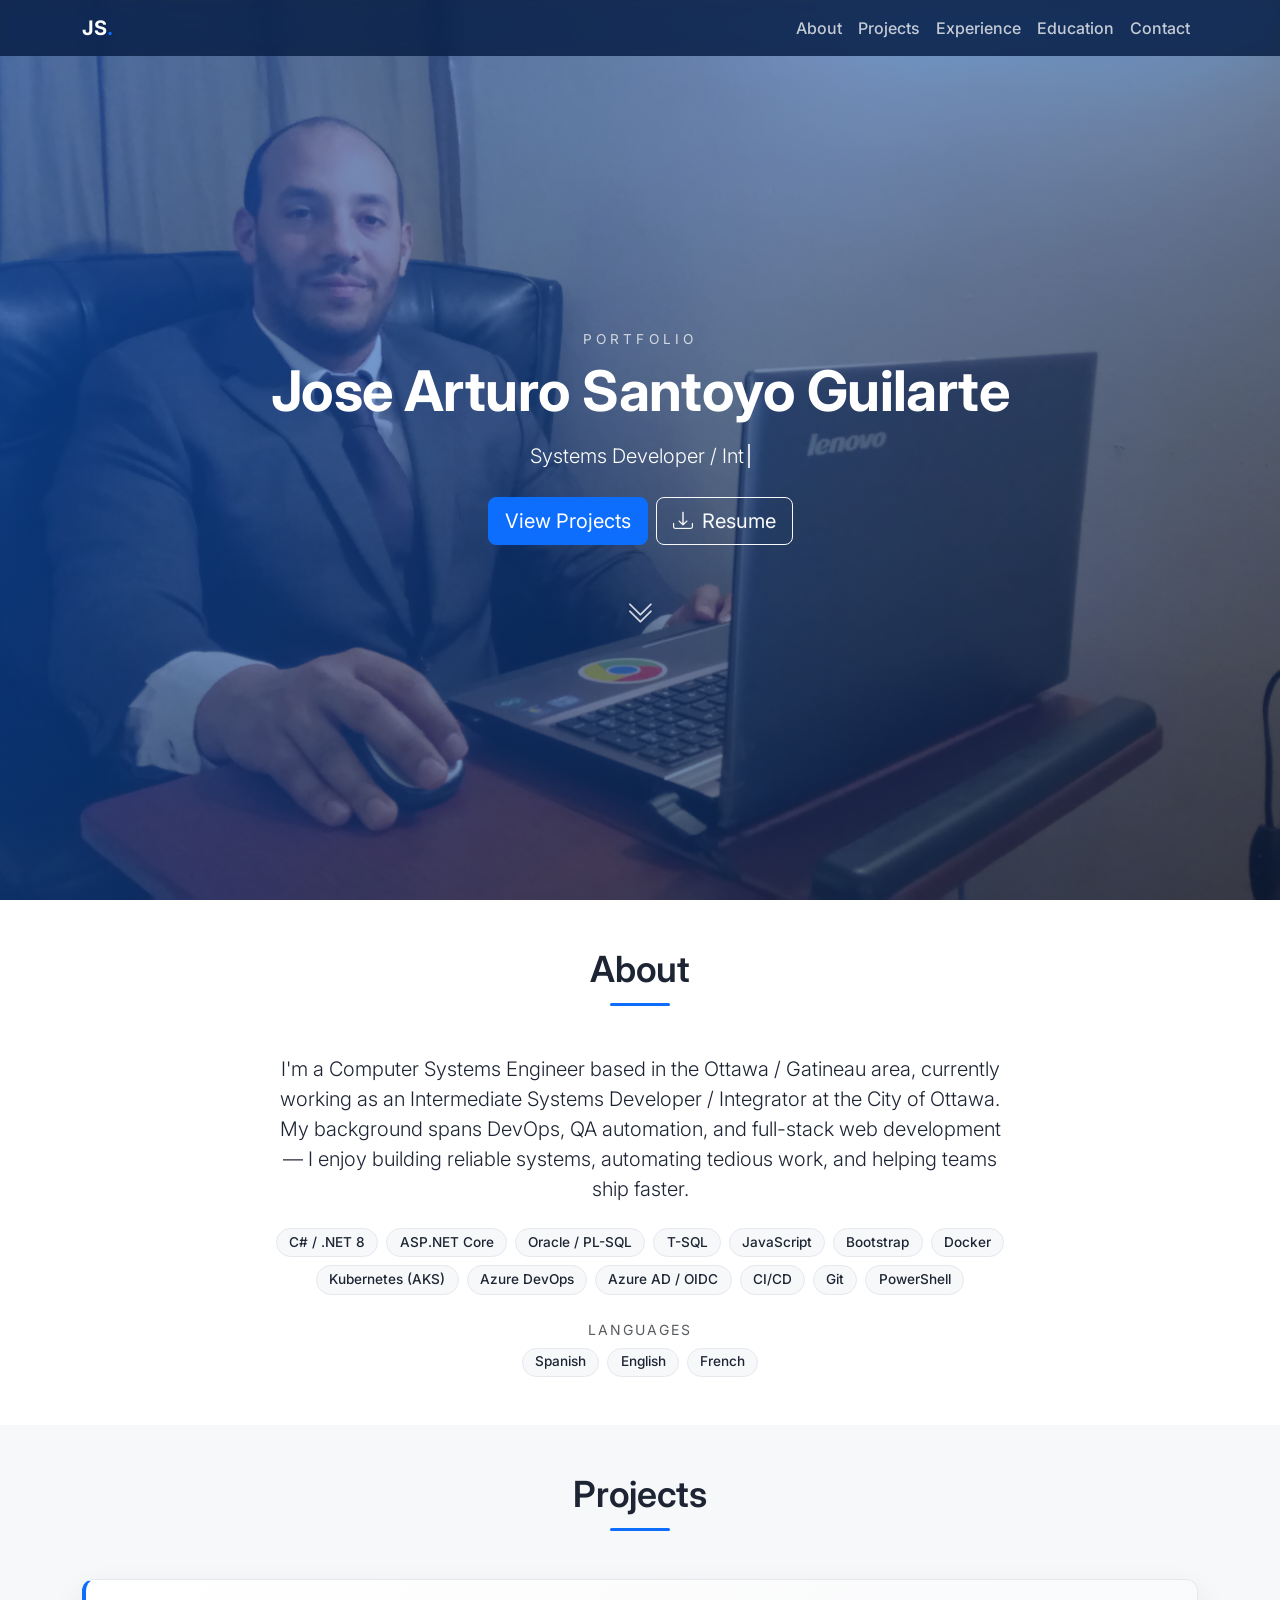
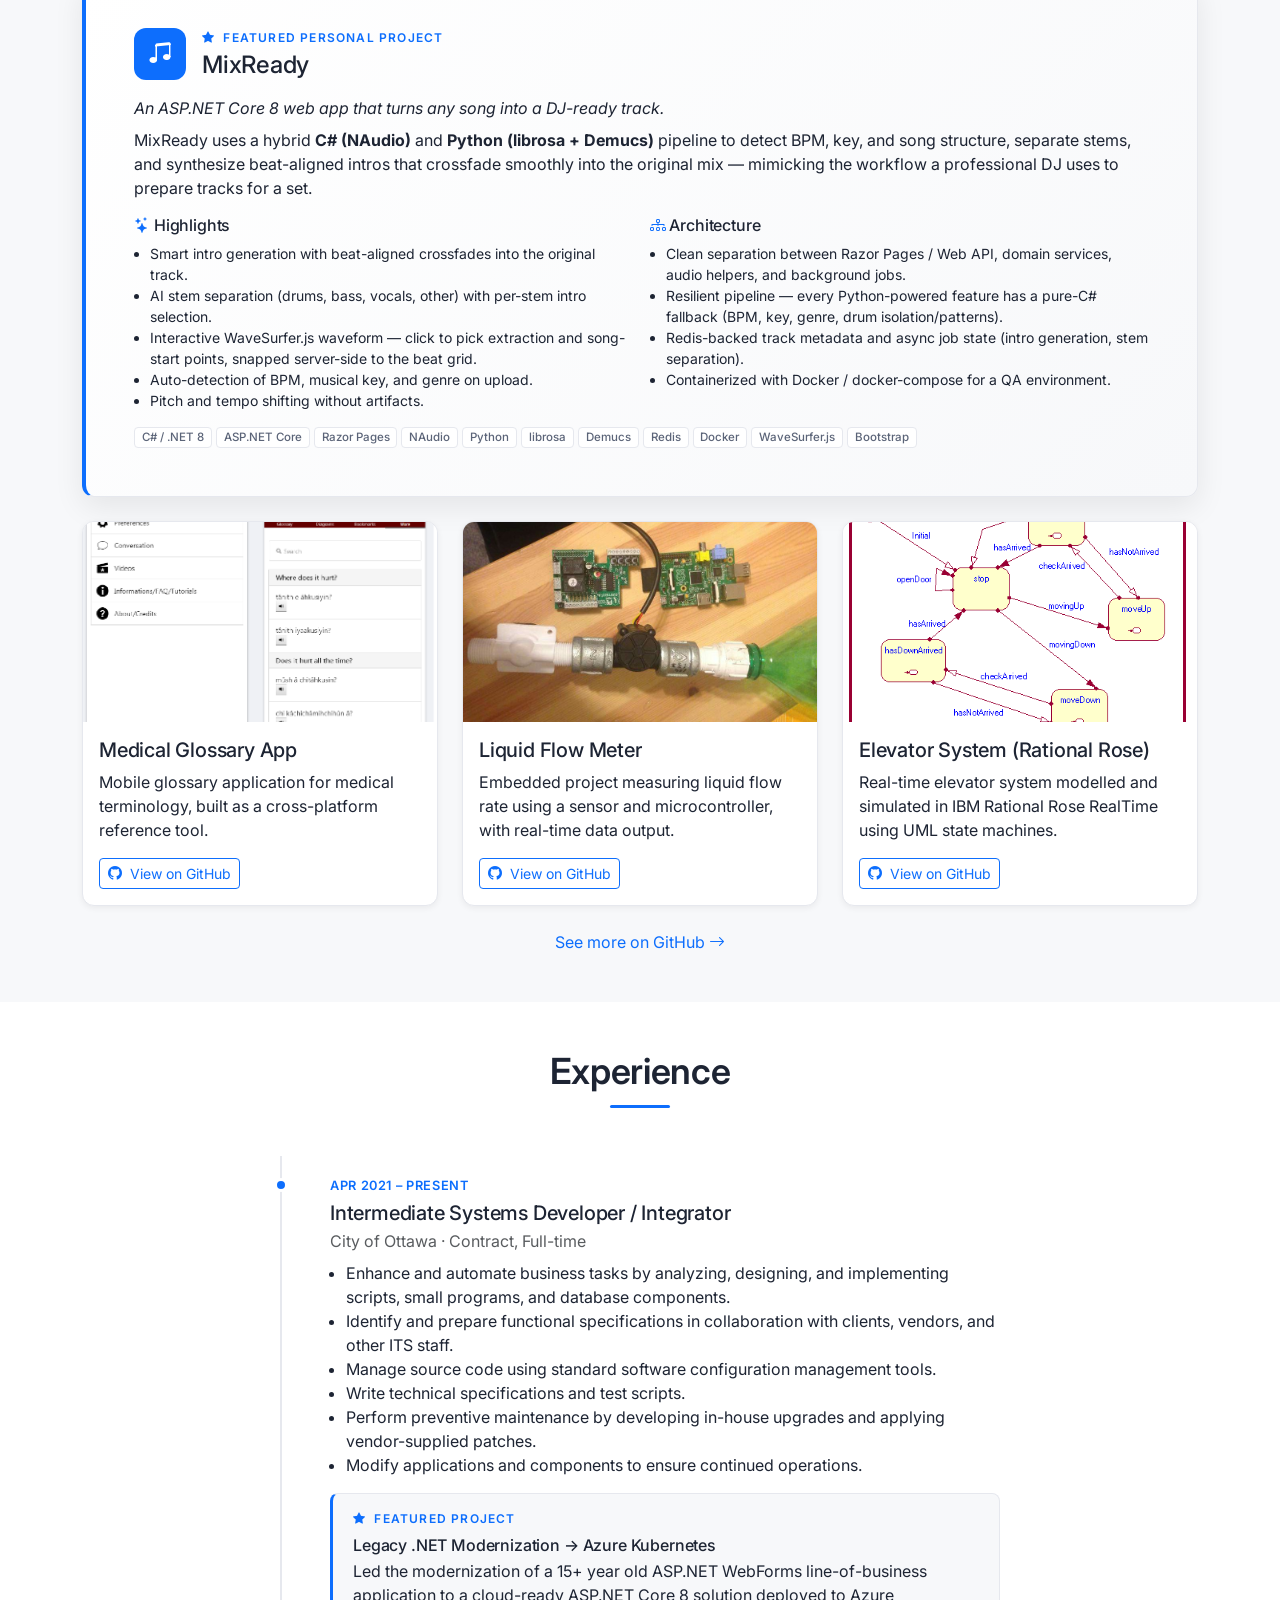
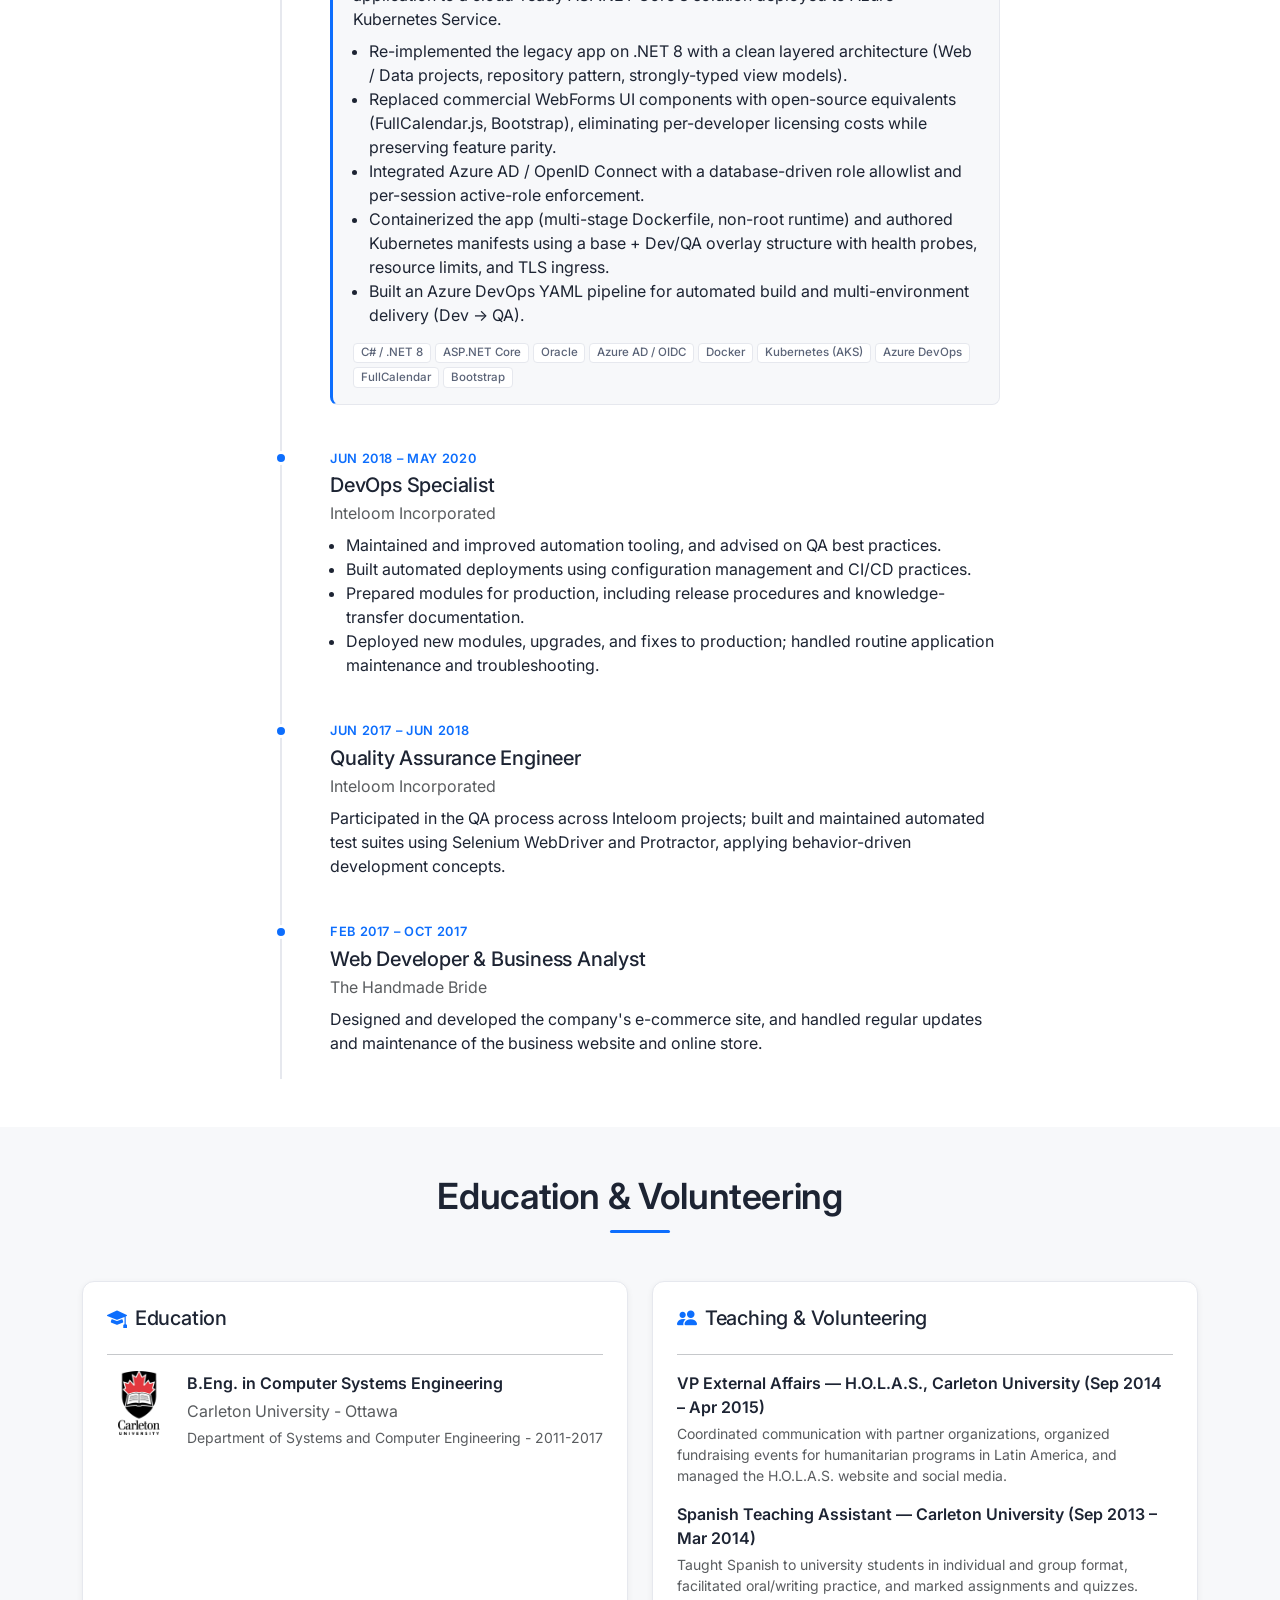
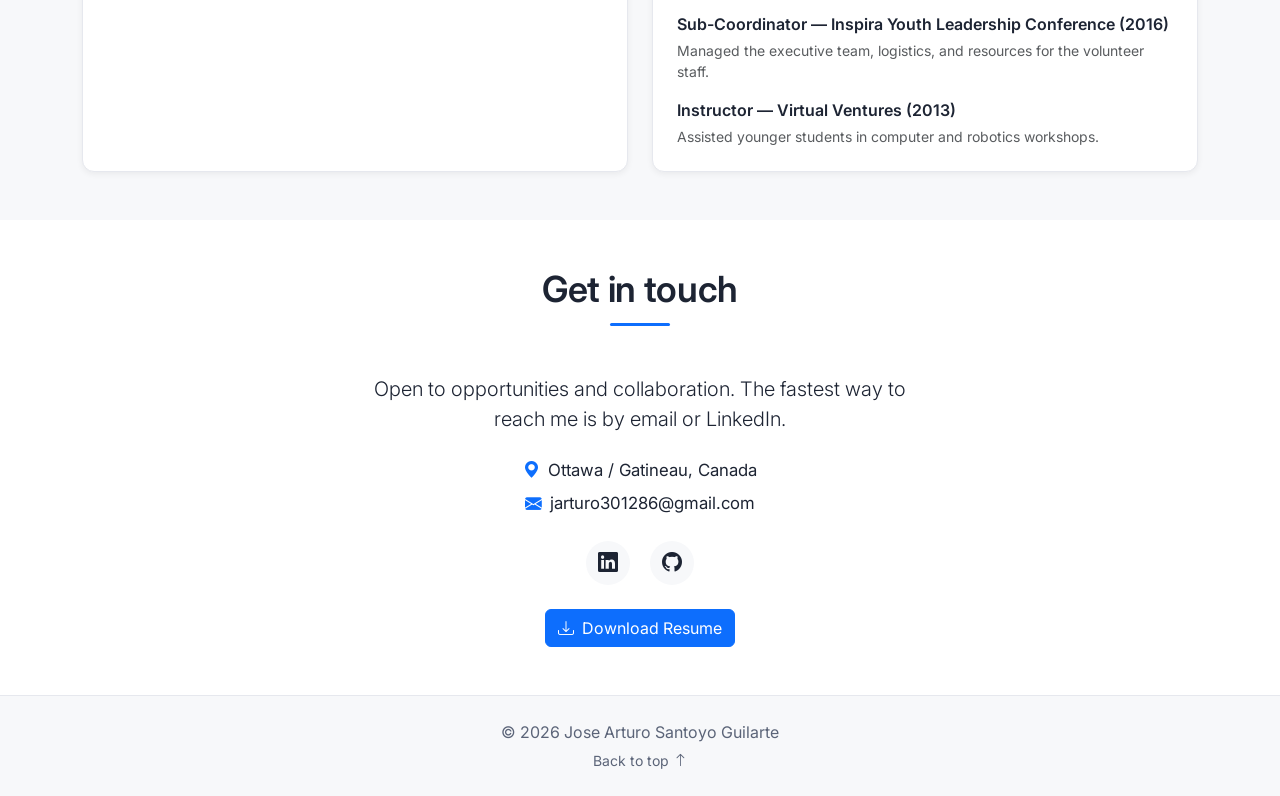
<file: index.html>
<!DOCTYPE html>
<html lang="en">
<head>
<meta charset="utf-8">
<meta name="viewport" content="width=device-width, initial-scale=1">
<title>Jose Arturo Santoyo Guilarte - Software Engineer Portfolio</title>
<meta name="description" content="Portfolio of Jose Arturo Santoyo Guilarte - Software Engineer with experience in DevOps, QA automation, and full-stack web development.">
<meta name="author" content="Jose Arturo Santoyo Guilarte">
<meta name="theme-color" content="#0d6efd">
<meta property="og:type" content="website">
<meta property="og:title" content="Jose Arturo Santoyo Guilarte - Portfolio">
<meta property="og:description" content="Software Engineer - DevOps, QA, and full-stack development.">
<meta property="og:url" content="https://josesantoyoguilarte.github.io/">
<meta property="og:image" content="https://josesantoyoguilarte.github.io/img/home.JPG">
<meta name="twitter:card" content="summary_large_image">
<link rel="shortcut icon" href="img/favicon.ico" type="image/x-icon">
<link rel="apple-touch-icon" href="img/apple-touch-icon.png">
<link href="https://cdn.jsdelivr.net/npm/bootstrap@5.3.3/dist/css/bootstrap.min.css" rel="stylesheet" crossorigin="anonymous">
<link rel="stylesheet" href="https://cdn.jsdelivr.net/npm/bootstrap-icons@1.11.3/font/bootstrap-icons.min.css">
<link rel="preconnect" href="https://fonts.googleapis.com">
<link rel="preconnect" href="https://fonts.gstatic.com" crossorigin>
<link href="https://fonts.googleapis.com/css2?family=Inter:wght@400;500;600;700&display=swap" rel="stylesheet">
<link rel="stylesheet" href="css/portfolio.css">
</head>
<body data-bs-spy="scroll" data-bs-target="#mainNav" data-bs-offset="80" tabindex="0">

<nav id="mainNav" class="navbar navbar-expand-lg fixed-top navbar-dark">
  <div class="container">
    <a class="navbar-brand fw-bold" href="#home">JS<span class="text-accent">.</span></a>
    <button class="navbar-toggler" type="button" data-bs-toggle="collapse" data-bs-target="#navbarMain" aria-controls="navbarMain" aria-expanded="false" aria-label="Toggle navigation">
      <span class="navbar-toggler-icon"></span>
    </button>
    <div class="collapse navbar-collapse" id="navbarMain">
      <ul class="navbar-nav ms-auto">
        <li class="nav-item"><a class="nav-link" href="#about">About</a></li>
        <li class="nav-item"><a class="nav-link" href="#projects">Projects</a></li>
        <li class="nav-item"><a class="nav-link" href="#experience">Experience</a></li>
        <li class="nav-item"><a class="nav-link" href="#education">Education</a></li>
        <li class="nav-item"><a class="nav-link" href="#contact">Contact</a></li>
      </ul>
    </div>
  </div>
</nav>

<header id="home" class="hero d-flex align-items-center text-center text-white">
  <div class="container">
    <p class="hero-eyebrow text-uppercase mb-2">Portfolio</p>
    <h1 class="display-4 fw-bold mb-3">Jose Arturo Santoyo Guilarte</h1>
    <p class="lead mb-4"><span id="typed" aria-live="polite"></span></p>
    <div class="d-flex justify-content-center gap-2 flex-wrap">
      <a href="#projects" class="btn btn-accent btn-lg">View Projects</a>
      <a href="resume/Jose_Santoyo_Guilarte_Resume.pdf" class="btn btn-outline-light btn-lg" download>
        <i class="bi bi-download me-1" aria-hidden="true"></i> Resume
      </a>
    </div>
    <a href="#about" class="hero-scroll mt-5 d-inline-block" aria-label="Scroll to next section">
      <i class="bi bi-chevron-double-down" aria-hidden="true"></i>
    </a>
  </div>
</header>

<section id="about" class="py-5">
  <div class="container">
    <div class="section-title text-center mb-5">
      <h2>About</h2>
      <div class="section-divider"></div>
    </div>
    <div class="row align-items-center g-4">
      <div class="col-lg-8 mx-auto text-center">
        <p class="lead">I'm a Computer Systems Engineer based in the Ottawa / Gatineau area, currently working as an Intermediate Systems Developer / Integrator at the City of Ottawa. My background spans DevOps, QA automation, and full-stack web development &mdash; I enjoy building reliable systems, automating tedious work, and helping teams ship faster.</p>
        <div class="d-flex flex-wrap justify-content-center gap-2 mt-4">
          <span class="badge tech-badge">C# / .NET 8</span>
          <span class="badge tech-badge">ASP.NET Core</span>
          <span class="badge tech-badge">Oracle / PL-SQL</span>
          <span class="badge tech-badge">T-SQL</span>
          <span class="badge tech-badge">JavaScript</span>
          <span class="badge tech-badge">Bootstrap</span>
          <span class="badge tech-badge">Docker</span>
          <span class="badge tech-badge">Kubernetes (AKS)</span>
          <span class="badge tech-badge">Azure DevOps</span>
          <span class="badge tech-badge">Azure AD / OIDC</span>
          <span class="badge tech-badge">CI/CD</span>
          <span class="badge tech-badge">Git</span>
          <span class="badge tech-badge">PowerShell</span>
        </div>

        <p class="text-muted small mt-4 mb-2 text-uppercase" style="letter-spacing: 0.15em;">Languages</p>
        <div class="d-flex flex-wrap justify-content-center gap-2">
          <span class="badge tech-badge">Spanish</span>
          <span class="badge tech-badge">English</span>
          <span class="badge tech-badge">French</span>
        </div>
      </div>
    </div>
  </div>
</section>

<section id="projects" class="py-5 bg-surface">
  <div class="container">
    <div class="section-title text-center mb-5">
      <h2>Projects</h2>
      <div class="section-divider"></div>
    </div>
    <div class="row g-4">
      <div class="col-12">
        <article class="card featured-card p-4 p-md-5">
          <div class="d-flex align-items-center gap-3 mb-3">
            <span class="featured-icon" aria-hidden="true"><i class="bi bi-music-note-beamed"></i></span>
            <div>
              <p class="featured-label mb-1"><i class="bi bi-star-fill me-1" aria-hidden="true"></i> Featured personal project</p>
              <h3 class="h4 mb-0">MixReady</h3>
            </div>
          </div>
          <p class="mb-2"><em>An ASP.NET Core 8 web app that turns any song into a DJ-ready track.</em></p>
          <p class="mb-3">MixReady uses a hybrid <strong>C# (NAudio)</strong> and <strong>Python (librosa + Demucs)</strong> pipeline to detect BPM, key, and song structure, separate stems, and synthesize beat-aligned intros that crossfade smoothly into the original mix &mdash; mimicking the workflow a professional DJ uses to prepare tracks for a set.</p>
          <div class="row g-3 mb-3">
            <div class="col-md-6">
              <h4 class="h6 mb-2"><i class="bi bi-stars text-accent me-1" aria-hidden="true"></i>Highlights</h4>
              <ul class="mb-0 ps-3 small">
                <li>Smart intro generation with beat-aligned crossfades into the original track.</li>
                <li>AI stem separation (drums, bass, vocals, other) with per-stem intro selection.</li>
                <li>Interactive WaveSurfer.js waveform &mdash; click to pick extraction and song-start points, snapped server-side to the beat grid.</li>
                <li>Auto-detection of BPM, musical key, and genre on upload.</li>
                <li>Pitch and tempo shifting without artifacts.</li>
              </ul>
            </div>
            <div class="col-md-6">
              <h4 class="h6 mb-2"><i class="bi bi-diagram-3 text-accent me-1" aria-hidden="true"></i>Architecture</h4>
              <ul class="mb-0 ps-3 small">
                <li>Clean separation between Razor Pages / Web API, domain services, audio helpers, and background jobs.</li>
                <li>Resilient pipeline &mdash; every Python-powered feature has a pure-C# fallback (BPM, key, genre, drum isolation/patterns).</li>
                <li>Redis-backed track metadata and async job state (intro generation, stem separation).</li>
                <li>Containerized with Docker / docker-compose for a QA environment.</li>
              </ul>
            </div>
          </div>
          <div class="d-flex flex-wrap gap-1 mb-0">
            <span class="badge tech-tag">C# / .NET 8</span>
            <span class="badge tech-tag">ASP.NET Core</span>
            <span class="badge tech-tag">Razor Pages</span>
            <span class="badge tech-tag">NAudio</span>
            <span class="badge tech-tag">Python</span>
            <span class="badge tech-tag">librosa</span>
            <span class="badge tech-tag">Demucs</span>
            <span class="badge tech-tag">Redis</span>
            <span class="badge tech-tag">Docker</span>
            <span class="badge tech-tag">WaveSurfer.js</span>
            <span class="badge tech-tag">Bootstrap</span>
          </div>
        </article>
      </div>

      <div class="col-md-6 col-lg-4">
        <article class="card project-card h-100">
          <img src="img/glossary_mobile.PNG" class="card-img-top" alt="Screenshot of the Medical Glossary mobile app" loading="lazy">
          <div class="card-body d-flex flex-column">
            <h3 class="h5 card-title">Medical Glossary App</h3>
            <p class="card-text flex-grow-1">Mobile glossary application for medical terminology, built as a cross-platform reference tool.</p>
            <a href="https://github.com/josesantoyoguilarte/Medical-Glossary-" class="btn btn-sm btn-outline-primary align-self-start" target="_blank" rel="noopener noreferrer" aria-label="Medical Glossary App on GitHub">
              <i class="bi bi-github me-1" aria-hidden="true"></i> View on GitHub
            </a>
          </div>
        </article>
      </div>
      <div class="col-md-6 col-lg-4">
        <article class="card project-card h-100">
          <img src="img/flow_meter.jpeg" class="card-img-top" alt="Liquid flow meter hardware project" loading="lazy">
          <div class="card-body d-flex flex-column">
            <h3 class="h5 card-title">Liquid Flow Meter</h3>
            <p class="card-text flex-grow-1">Embedded project measuring liquid flow rate using a sensor and microcontroller, with real-time data output.</p>
            <a href="https://github.com/josesantoyoguilarte/Liquid_Flow_Meter" class="btn btn-sm btn-outline-primary align-self-start" target="_blank" rel="noopener noreferrer" aria-label="Liquid Flow Meter on GitHub">
              <i class="bi bi-github me-1" aria-hidden="true"></i> View on GitHub
            </a>
          </div>
        </article>
      </div>
      <div class="col-md-6 col-lg-4">
        <article class="card project-card h-100">
          <img src="img/ElevatorState.PNG" class="card-img-top" alt="Elevator system state diagram from Rational Rose" loading="lazy">
          <div class="card-body d-flex flex-column">
            <h3 class="h5 card-title">Elevator System (Rational Rose)</h3>
            <p class="card-text flex-grow-1">Real-time elevator system modelled and simulated in IBM Rational Rose RealTime using UML state machines.</p>
            <a href="https://github.com/josesantoyoguilarte/Elevator-System-with-Rational-Rose" class="btn btn-sm btn-outline-primary align-self-start" target="_blank" rel="noopener noreferrer" aria-label="Elevator System on GitHub">
              <i class="bi bi-github me-1" aria-hidden="true"></i> View on GitHub
            </a>
          </div>
        </article>
      </div>
    </div>
    <p class="text-center mt-4 mb-0">
      <a href="https://github.com/josesantoyoguilarte" target="_blank" rel="noopener noreferrer">See more on GitHub <i class="bi bi-arrow-right" aria-hidden="true"></i></a>
    </p>
  </div>
</section>

<section id="experience" class="py-5">
  <div class="container">
    <div class="section-title text-center mb-5">
      <h2>Experience</h2>
      <div class="section-divider"></div>
    </div>
    <div class="timeline mx-auto">
      <div class="timeline-item">
        <span class="timeline-date">Apr 2021 &ndash; Present</span>
        <h3 class="h5 mb-1">Intermediate Systems Developer / Integrator</h3>
        <p class="text-muted mb-2">City of Ottawa &middot; Contract, Full-time</p>
        <ul class="mb-3 ps-3">
          <li>Enhance and automate business tasks by analyzing, designing, and implementing scripts, small programs, and database components.</li>
          <li>Identify and prepare functional specifications in collaboration with clients, vendors, and other ITS staff.</li>
          <li>Manage source code using standard software configuration management tools.</li>
          <li>Write technical specifications and test scripts.</li>
          <li>Perform preventive maintenance by developing in-house upgrades and applying vendor-supplied patches.</li>
          <li>Modify applications and components to ensure continued operations.</li>
        </ul>

        <div class="featured-project mt-3">
          <p class="featured-label mb-2">
            <i class="bi bi-star-fill me-1" aria-hidden="true"></i> Featured project
          </p>
          <h4 class="h6 mb-1">Legacy .NET Modernization &rarr; Azure Kubernetes</h4>
          <p class="mb-2">Led the modernization of a 15+ year old ASP.NET WebForms line-of-business application to a cloud-ready ASP.NET Core 8 solution deployed to Azure Kubernetes Service.</p>
          <ul class="mb-3 ps-3">
            <li>Re-implemented the legacy app on .NET 8 with a clean layered architecture (Web / Data projects, repository pattern, strongly-typed view models).</li>
            <li>Replaced commercial WebForms UI components with open-source equivalents (FullCalendar.js, Bootstrap), eliminating per-developer licensing costs while preserving feature parity.</li>
            <li>Integrated Azure AD / OpenID Connect with a database-driven role allowlist and per-session active-role enforcement.</li>
            <li>Containerized the app (multi-stage Dockerfile, non-root runtime) and authored Kubernetes manifests using a base + Dev/QA overlay structure with health probes, resource limits, and TLS ingress.</li>
            <li>Built an Azure DevOps YAML pipeline for automated build and multi-environment delivery (Dev &rarr; QA).</li>
          </ul>
          <div class="d-flex flex-wrap gap-1">
            <span class="badge tech-tag">C# / .NET 8</span>
            <span class="badge tech-tag">ASP.NET Core</span>
            <span class="badge tech-tag">Oracle</span>
            <span class="badge tech-tag">Azure AD / OIDC</span>
            <span class="badge tech-tag">Docker</span>
            <span class="badge tech-tag">Kubernetes (AKS)</span>
            <span class="badge tech-tag">Azure DevOps</span>
            <span class="badge tech-tag">FullCalendar</span>
            <span class="badge tech-tag">Bootstrap</span>
          </div>
        </div>
      </div>
      <div class="timeline-item">
        <span class="timeline-date">Jun 2018 &ndash; May 2020</span>
        <h3 class="h5 mb-1">DevOps Specialist</h3>
        <p class="text-muted mb-2">Inteloom Incorporated</p>
        <ul class="mb-0 ps-3">
          <li>Maintained and improved automation tooling, and advised on QA best practices.</li>
          <li>Built automated deployments using configuration management and CI/CD practices.</li>
          <li>Prepared modules for production, including release procedures and knowledge-transfer documentation.</li>
          <li>Deployed new modules, upgrades, and fixes to production; handled routine application maintenance and troubleshooting.</li>
        </ul>
      </div>
      <div class="timeline-item">
        <span class="timeline-date">Jun 2017 &ndash; Jun 2018</span>
        <h3 class="h5 mb-1">Quality Assurance Engineer</h3>
        <p class="text-muted mb-2">Inteloom Incorporated</p>
        <p class="mb-0">Participated in the QA process across Inteloom projects; built and maintained automated test suites using Selenium WebDriver and Protractor, applying behavior-driven development concepts.</p>
      </div>
      <div class="timeline-item">
        <span class="timeline-date">Feb 2017 &ndash; Oct 2017</span>
        <h3 class="h5 mb-1">Web Developer &amp; Business Analyst</h3>
        <p class="text-muted mb-2">The Handmade Bride</p>
        <p class="mb-0">Designed and developed the company's e-commerce site, and handled regular updates and maintenance of the business website and online store.</p>
      </div>
    </div>
  </div>
</section>

<section id="education" class="py-5 bg-surface">
  <div class="container">
    <div class="section-title text-center mb-5">
      <h2>Education &amp; Volunteering</h2>
      <div class="section-divider"></div>
    </div>
    <div class="row g-4">
      <div class="col-lg-6">
        <div class="card h-100 p-4">
          <h3 class="h5"><i class="bi bi-mortarboard-fill text-accent me-2" aria-hidden="true"></i>Education</h3>
          <hr>
          <div class="d-flex align-items-start gap-3">
            <img src="img/coat_of_arms.png" alt="Carleton University coat of arms" width="64" height="64" loading="lazy">
            <div>
              <p class="mb-1 fw-semibold">B.Eng. in Computer Systems Engineering</p>
              <p class="mb-1 text-muted">Carleton University - Ottawa</p>
              <p class="mb-0 small text-muted">Department of Systems and Computer Engineering - 2011-2017</p>
            </div>
          </div>
        </div>
      </div>
      <div class="col-lg-6">
        <div class="card h-100 p-4">
          <h3 class="h5"><i class="bi bi-people-fill text-accent me-2" aria-hidden="true"></i>Teaching &amp; Volunteering</h3>
          <hr>
          <ul class="list-unstyled mb-0">
            <li class="mb-3">
              <p class="mb-1 fw-semibold">VP External Affairs &mdash; H.O.L.A.S., Carleton University (Sep 2014 &ndash; Apr 2015)</p>
              <p class="small text-muted mb-0">Coordinated communication with partner organizations, organized fundraising events for humanitarian programs in Latin America, and managed the H.O.L.A.S. website and social media.</p>
            </li>
            <li class="mb-3">
              <p class="mb-1 fw-semibold">Spanish Teaching Assistant &mdash; Carleton University (Sep 2013 &ndash; Mar 2014)</p>
              <p class="small text-muted mb-0">Taught Spanish to university students in individual and group format, facilitated oral/writing practice, and marked assignments and quizzes.</p>
            </li>
            <li class="mb-3">
              <p class="mb-1 fw-semibold">Sub-Coordinator &mdash; Inspira Youth Leadership Conference (2016)</p>
              <p class="small text-muted mb-0">Managed the executive team, logistics, and resources for the volunteer staff.</p>
            </li>
            <li>
              <p class="mb-1 fw-semibold">Instructor &mdash; Virtual Ventures (2013)</p>
              <p class="small text-muted mb-0">Assisted younger students in computer and robotics workshops.</p>
            </li>
          </ul>
        </div>
      </div>
    </div>
  </div>
</section>

<section id="contact" class="py-5">
  <div class="container">
    <div class="section-title text-center mb-5">
      <h2>Get in touch</h2>
      <div class="section-divider"></div>
    </div>
    <div class="row justify-content-center">
      <div class="col-md-8 col-lg-6 text-center">
        <p class="lead mb-4">Open to opportunities and collaboration. The fastest way to reach me is by email or LinkedIn.</p>
        <ul class="list-unstyled contact-list mb-4">
          <li><i class="bi bi-geo-alt-fill text-accent me-2" aria-hidden="true"></i>Ottawa / Gatineau, Canada</li>
          <li><i class="bi bi-envelope-fill text-accent me-2" aria-hidden="true"></i><a href="mailto:jarturo301286@gmail.com">jarturo301286@gmail.com</a></li>
        </ul>
        <ul class="list-inline social mb-4">
          <li class="list-inline-item">
            <a href="https://www.linkedin.com/in/jose-arturo-santoyo-guilarte-7a3ba466" target="_blank" rel="noopener noreferrer" aria-label="LinkedIn profile">
              <i class="bi bi-linkedin" aria-hidden="true"></i>
            </a>
          </li>
          <li class="list-inline-item">
            <a href="https://github.com/josesantoyoguilarte" target="_blank" rel="noopener noreferrer" aria-label="GitHub profile">
              <i class="bi bi-github" aria-hidden="true"></i>
            </a>
          </li>
        </ul>
        <a href="resume/Jose_Santoyo_Guilarte_Resume.pdf" class="btn btn-accent" download>
          <i class="bi bi-download me-1" aria-hidden="true"></i> Download Resume
        </a>
      </div>
    </div>
  </div>
</section>

<footer class="footer text-center py-4">
  <div class="container">
    <p class="mb-1">&copy; <span id="year"></span> Jose Arturo Santoyo Guilarte</p>
    <a href="#home" class="small">Back to top <i class="bi bi-arrow-up" aria-hidden="true"></i></a>
  </div>
</footer>

<script src="https://cdn.jsdelivr.net/npm/bootstrap@5.3.3/dist/js/bootstrap.bundle.min.js" crossorigin="anonymous"></script>
<script src="js/portfolio.js"></script>
</body>
</html>
</file>
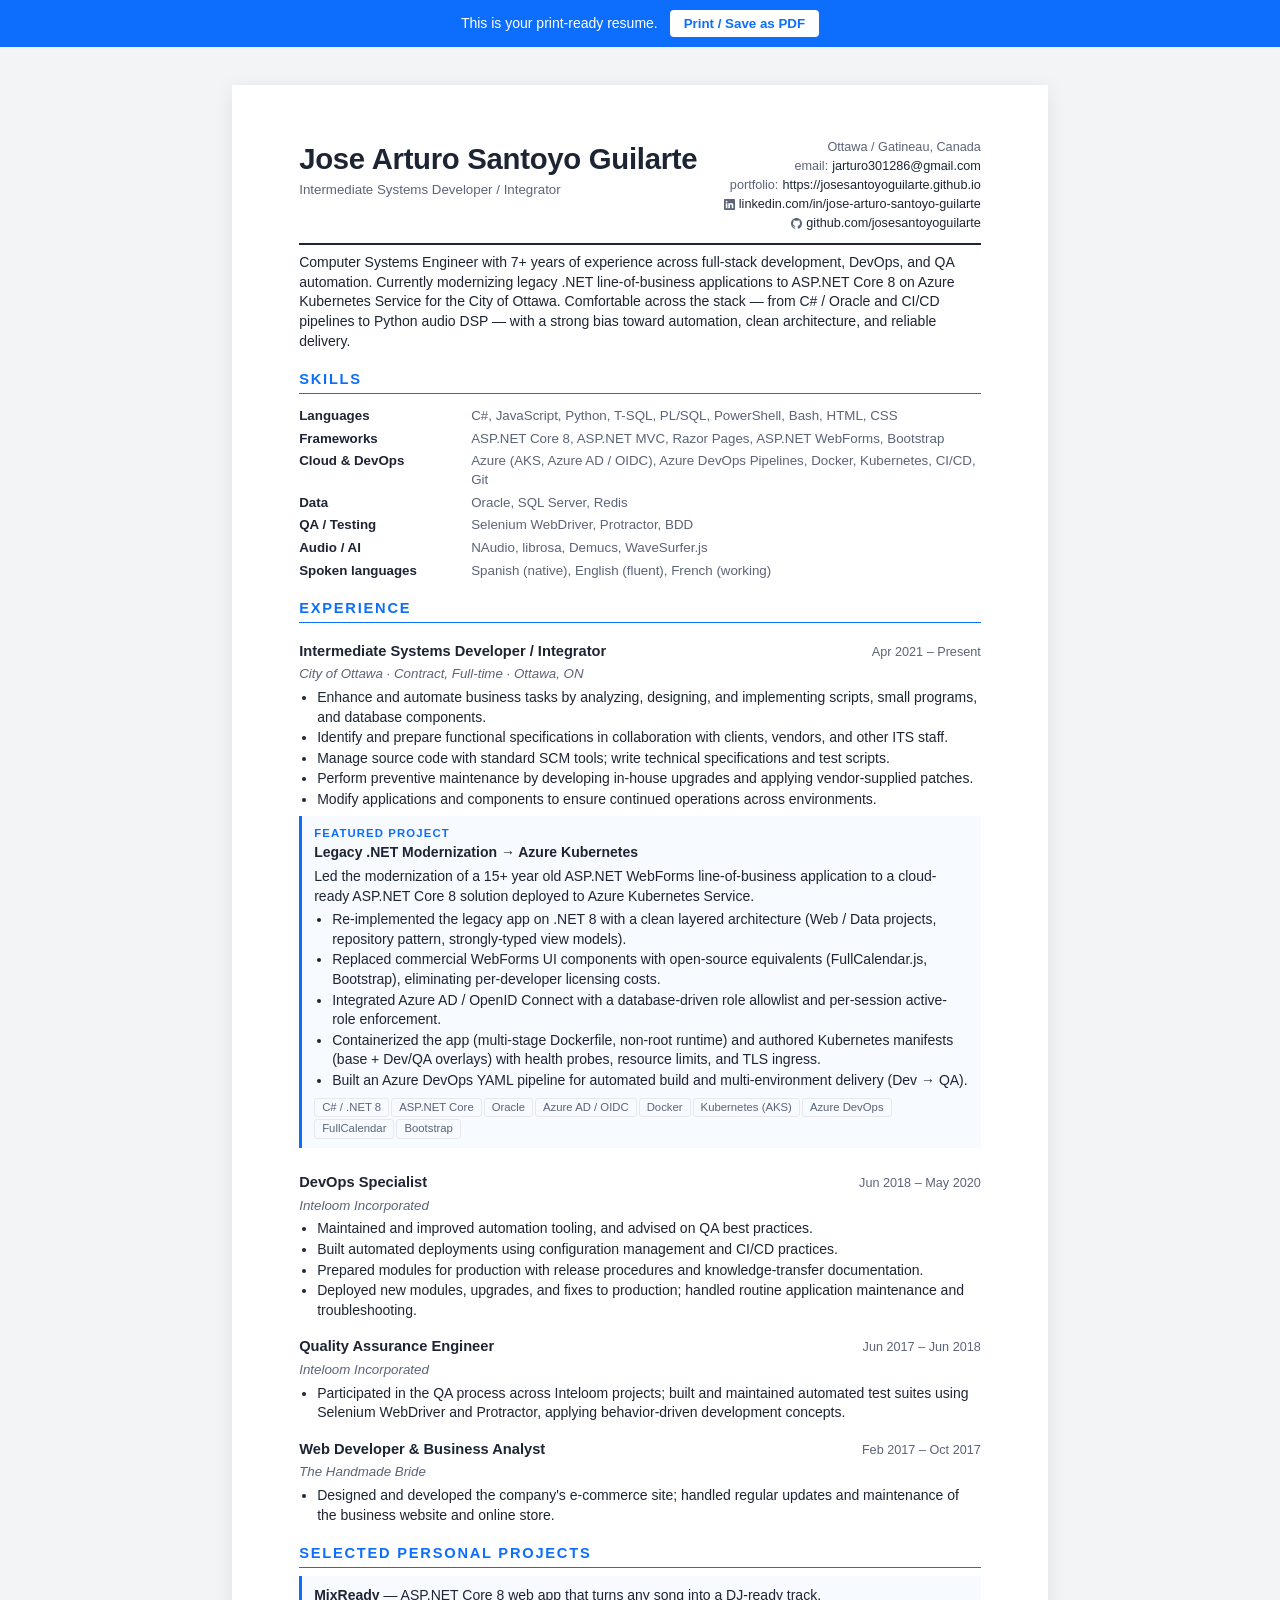
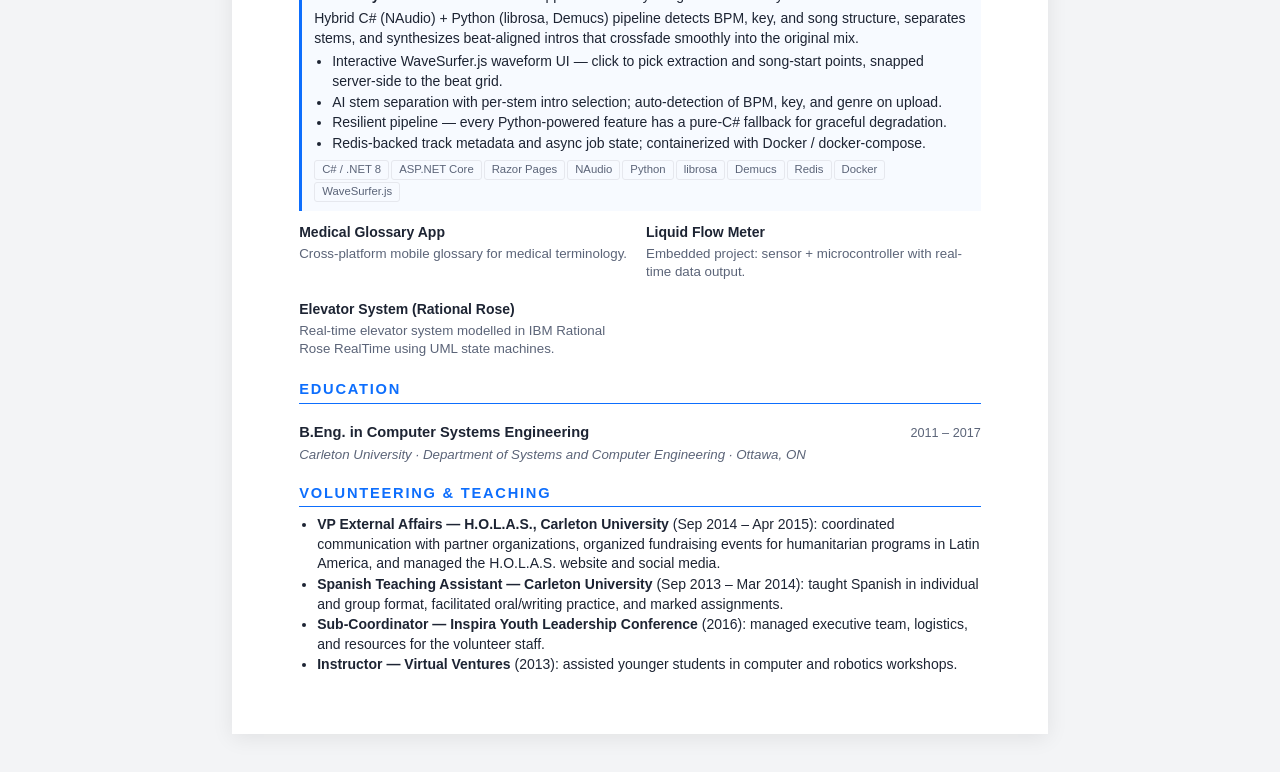
<file: resume/resume.html>
<!DOCTYPE html>
<html lang="en">
<head>
<meta charset="utf-8">
<meta name="viewport" content="width=device-width, initial-scale=1">
<title>Jose Arturo Santoyo Guilarte - Resume</title>
<style>
  :root {
    --text: #1d2433;
    --muted: #5b6478;
    --accent: #0d6efd;
    --border: #e6e8ee;
  }
  * { box-sizing: border-box; }
  html, body { margin: 0; padding: 0; color: var(--text); font-family: "Inter", "Segoe UI", Arial, sans-serif; font-size: 10.5pt; line-height: 1.4; background: #f3f4f6; }
  .page {
    background: #fff;
    max-width: 8.5in;
    margin: 0.4in auto;
    padding: 0.55in 0.7in;
    box-shadow: 0 4px 20px rgba(0,0,0,0.08);
  }
  h1 { font-size: 22pt; margin: 0 0 2px; letter-spacing: -0.01em; }
  h2 { font-size: 11pt; text-transform: uppercase; letter-spacing: 0.12em; color: var(--accent); border-bottom: 1.5px solid var(--accent); padding-bottom: 3px; margin: 18px 0 8px; }
  h3 { font-size: 11pt; margin: 10px 0 2px; }
  p  { margin: 2px 0; }
  ul { margin: 4px 0 6px 18px; padding: 0; }
  li { margin: 1px 0; }
  a  { color: var(--accent); text-decoration: none; }
  .subtitle { color: var(--muted); font-size: 10pt; }
  .role-line { display: flex; justify-content: space-between; gap: 12px; align-items: baseline; }
  .role-line .when { color: var(--muted); font-size: 9.5pt; white-space: nowrap; }
  .company { color: var(--muted); font-style: italic; font-size: 10pt; margin-bottom: 4px; }
  .header { display: flex; justify-content: space-between; gap: 16px; align-items: flex-start; border-bottom: 2px solid var(--text); padding-bottom: 10px; }
  .header > div:first-child { min-width: 0; flex: 1; }
  .contact { flex: 0 0 auto; min-width: 2.6in; text-align: right; font-size: 9.5pt; color: var(--muted); line-height: 1.5; white-space: nowrap; }
  .contact a { color: var(--text); }
  .contact .icon { width: 11px; height: 11px; vertical-align: -1.5px; margin-right: 4px; fill: var(--muted); }
  .contact .label { color: var(--muted); margin-right: 4px; }
  .summary { margin-top: 8px; }
  .skills-grid { display: grid; grid-template-columns: 160px 1fr; gap: 4px 12px; font-size: 10pt; }
  .skills-grid dt { font-weight: 600; color: var(--text); }
  .skills-grid dd { margin: 0; color: var(--muted); }
  .tag { display: inline-block; font-size: 8.5pt; padding: 1px 7px; border: 1px solid var(--border); border-radius: 3px; color: var(--muted); margin: 1px 2px 1px 0; }
  .featured {
    border-left: 3px solid var(--accent);
    background: #f7faff;
    padding: 8px 12px;
    margin: 6px 0 4px;
  }
  .featured .label { font-size: 8.5pt; text-transform: uppercase; letter-spacing: 0.1em; color: var(--accent); font-weight: 600; }
  .two-col { display: grid; grid-template-columns: 1fr 1fr; gap: 12px; }

  @media print {
    html, body { background: #fff; font-size: 10pt; }
    .page { box-shadow: none; margin: 0; padding: 0.4in 0.55in; max-width: none; }
    a { color: var(--text); }
    .no-print { display: none !important; }
  }
  .print-bar {
    position: sticky; top: 0; background: #0d6efd; color: #fff; padding: 10px 16px;
    text-align: center; font-family: inherit; z-index: 10;
  }
  .print-bar button {
    background: #fff; color: #0d6efd; border: 0; font-weight: 600;
    padding: 6px 14px; border-radius: 4px; cursor: pointer; margin-left: 8px;
  }
</style>
</head>
<body>

<div class="print-bar no-print">
  This is your print-ready resume.
  <button onclick="window.print()">Print / Save as PDF</button>
</div>

<div class="page">

  <header class="header">
    <div>
      <h1>Jose Arturo Santoyo Guilarte</h1>
      <p class="subtitle">Intermediate Systems Developer / Integrator</p>
    </div>
    <div class="contact">
      Ottawa / Gatineau, Canada<br>
      <span class="label">email:</span><a href="mailto:jarturo301286@gmail.com">jarturo301286@gmail.com</a><br>
      <span class="label">portfolio:</span><a href="https://josesantoyoguilarte.github.io">https://josesantoyoguilarte.github.io</a><br>
      <svg class="icon" viewBox="0 0 16 16" aria-hidden="true"><path d="M0 1.146C0 .513.526 0 1.175 0h13.65C15.474 0 16 .513 16 1.146v13.708c0 .633-.526 1.146-1.175 1.146H1.175C.526 16 0 15.487 0 14.854V1.146zm4.943 12.248V6.169H2.542v7.225h2.401zm-1.2-8.212c.837 0 1.358-.554 1.358-1.248-.015-.709-.52-1.248-1.342-1.248-.822 0-1.359.54-1.359 1.248 0 .694.521 1.248 1.327 1.248h.016zm4.908 8.212V9.359c0-.216.016-.432.08-.586.173-.431.568-.878 1.232-.878.869 0 1.216.662 1.216 1.634v3.865h2.401V9.25c0-2.22-1.184-3.252-2.764-3.252-1.274 0-1.845.7-2.165 1.193v.025h-.016l.016-.025V6.169h-2.4c.03.678 0 7.225 0 7.225h2.4z"/></svg><a href="https://www.linkedin.com/in/jose-arturo-santoyo-guilarte-7a3ba466">linkedin.com/in/jose-arturo-santoyo-guilarte</a><br>
      <svg class="icon" viewBox="0 0 16 16" aria-hidden="true"><path d="M8 0C3.58 0 0 3.58 0 8a8.013 8.013 0 0 0 5.47 7.59c.4.07.55-.17.55-.38 0-.19-.01-.82-.01-1.49-2.01.37-2.53-.49-2.69-.94-.09-.23-.48-.94-.82-1.13-.28-.15-.68-.52-.01-.53.63-.01 1.08.58 1.23.82.72 1.21 1.87.87 2.33.66.07-.52.28-.87.51-1.07-1.78-.2-3.64-.89-3.64-3.95 0-.87.31-1.59.82-2.15-.08-.2-.36-1.02.08-2.12 0 0 .67-.21 2.2.82.64-.18 1.32-.27 2-.27.68 0 1.36.09 2 .27 1.53-1.04 2.2-.82 2.2-.82.44 1.1.16 1.92.08 2.12.51.56.82 1.27.82 2.15 0 3.07-1.87 3.75-3.65 3.95.29.25.54.73.54 1.48 0 1.07-.01 1.93-.01 2.2 0 .21.15.46.55.38A8.013 8.013 0 0 0 16 8c0-4.42-3.58-8-8-8z"/></svg><a href="https://github.com/josesantoyoguilarte">github.com/josesantoyoguilarte</a>
    </div>
  </header>

  <p class="summary">
    Computer Systems Engineer with 7+ years of experience across full-stack development,
    DevOps, and QA automation. Currently modernizing legacy .NET line-of-business
    applications to ASP.NET Core 8 on Azure Kubernetes Service for the City of Ottawa.
    Comfortable across the stack &mdash; from C# / Oracle and CI/CD pipelines to Python
    audio DSP &mdash; with a strong bias toward automation, clean architecture, and
    reliable delivery.
  </p>

  <h2>Skills</h2>
  <dl class="skills-grid">
    <dt>Languages</dt>           <dd>C#, JavaScript, Python, T-SQL, PL/SQL, PowerShell, Bash, HTML, CSS</dd>
    <dt>Frameworks</dt>          <dd>ASP.NET Core 8, ASP.NET MVC, Razor Pages, ASP.NET WebForms, Bootstrap</dd>
    <dt>Cloud &amp; DevOps</dt>  <dd>Azure (AKS, Azure AD / OIDC), Azure DevOps Pipelines, Docker, Kubernetes, CI/CD, Git</dd>
    <dt>Data</dt>                <dd>Oracle, SQL Server, Redis</dd>
    <dt>QA / Testing</dt>        <dd>Selenium WebDriver, Protractor, BDD</dd>
    <dt>Audio / AI</dt>          <dd>NAudio, librosa, Demucs, WaveSurfer.js</dd>
    <dt>Spoken languages</dt>    <dd>Spanish (native), English (fluent), French (working)</dd>
  </dl>

  <h2>Experience</h2>

  <div class="role-line">
    <h3>Intermediate Systems Developer / Integrator</h3>
    <span class="when">Apr 2021 &ndash; Present</span>
  </div>
  <p class="company">City of Ottawa &middot; Contract, Full-time &middot; Ottawa, ON</p>
  <ul>
    <li>Enhance and automate business tasks by analyzing, designing, and implementing scripts, small programs, and database components.</li>
    <li>Identify and prepare functional specifications in collaboration with clients, vendors, and other ITS staff.</li>
    <li>Manage source code with standard SCM tools; write technical specifications and test scripts.</li>
    <li>Perform preventive maintenance by developing in-house upgrades and applying vendor-supplied patches.</li>
    <li>Modify applications and components to ensure continued operations across environments.</li>
  </ul>

  <div class="featured">
    <p class="label">Featured project</p>
    <p style="margin:2px 0 4px;"><strong>Legacy .NET Modernization &rarr; Azure Kubernetes</strong></p>
    <p>Led the modernization of a 15+ year old ASP.NET WebForms line-of-business application to a cloud-ready ASP.NET Core 8 solution deployed to Azure Kubernetes Service.</p>
    <ul>
      <li>Re-implemented the legacy app on .NET 8 with a clean layered architecture (Web / Data projects, repository pattern, strongly-typed view models).</li>
      <li>Replaced commercial WebForms UI components with open-source equivalents (FullCalendar.js, Bootstrap), eliminating per-developer licensing costs.</li>
      <li>Integrated Azure AD / OpenID Connect with a database-driven role allowlist and per-session active-role enforcement.</li>
      <li>Containerized the app (multi-stage Dockerfile, non-root runtime) and authored Kubernetes manifests (base + Dev/QA overlays) with health probes, resource limits, and TLS ingress.</li>
      <li>Built an Azure DevOps YAML pipeline for automated build and multi-environment delivery (Dev &rarr; QA).</li>
    </ul>
    <div>
      <span class="tag">C# / .NET 8</span><span class="tag">ASP.NET Core</span><span class="tag">Oracle</span><span class="tag">Azure AD / OIDC</span><span class="tag">Docker</span><span class="tag">Kubernetes (AKS)</span><span class="tag">Azure DevOps</span><span class="tag">FullCalendar</span><span class="tag">Bootstrap</span>
    </div>
  </div>

  <div class="role-line" style="margin-top:14px;">
    <h3>DevOps Specialist</h3>
    <span class="when">Jun 2018 &ndash; May 2020</span>
  </div>
  <p class="company">Inteloom Incorporated</p>
  <ul>
    <li>Maintained and improved automation tooling, and advised on QA best practices.</li>
    <li>Built automated deployments using configuration management and CI/CD practices.</li>
    <li>Prepared modules for production with release procedures and knowledge-transfer documentation.</li>
    <li>Deployed new modules, upgrades, and fixes to production; handled routine application maintenance and troubleshooting.</li>
  </ul>

  <div class="role-line">
    <h3>Quality Assurance Engineer</h3>
    <span class="when">Jun 2017 &ndash; Jun 2018</span>
  </div>
  <p class="company">Inteloom Incorporated</p>
  <ul>
    <li>Participated in the QA process across Inteloom projects; built and maintained automated test suites using Selenium WebDriver and Protractor, applying behavior-driven development concepts.</li>
  </ul>

  <div class="role-line">
    <h3>Web Developer &amp; Business Analyst</h3>
    <span class="when">Feb 2017 &ndash; Oct 2017</span>
  </div>
  <p class="company">The Handmade Bride</p>
  <ul>
    <li>Designed and developed the company's e-commerce site; handled regular updates and maintenance of the business website and online store.</li>
  </ul>

  <h2>Selected Personal Projects</h2>

  <div class="featured">
    <p style="margin:2px 0 4px;"><strong>MixReady</strong> &mdash; ASP.NET Core 8 web app that turns any song into a DJ-ready track.</p>
    <p>Hybrid C# (NAudio) + Python (librosa, Demucs) pipeline detects BPM, key, and song structure, separates stems, and synthesizes beat-aligned intros that crossfade smoothly into the original mix.</p>
    <ul>
      <li>Interactive WaveSurfer.js waveform UI &mdash; click to pick extraction and song-start points, snapped server-side to the beat grid.</li>
      <li>AI stem separation with per-stem intro selection; auto-detection of BPM, key, and genre on upload.</li>
      <li>Resilient pipeline &mdash; every Python-powered feature has a pure-C# fallback for graceful degradation.</li>
      <li>Redis-backed track metadata and async job state; containerized with Docker / docker-compose.</li>
    </ul>
    <div>
      <span class="tag">C# / .NET 8</span><span class="tag">ASP.NET Core</span><span class="tag">Razor Pages</span><span class="tag">NAudio</span><span class="tag">Python</span><span class="tag">librosa</span><span class="tag">Demucs</span><span class="tag">Redis</span><span class="tag">Docker</span><span class="tag">WaveSurfer.js</span>
    </div>
  </div>

  <div class="two-col" style="margin-top:8px;">
    <div>
      <p style="margin:4px 0 0;"><strong>Medical Glossary App</strong></p>
      <p class="subtitle">Cross-platform mobile glossary for medical terminology.</p>
    </div>
    <div>
      <p style="margin:4px 0 0;"><strong>Liquid Flow Meter</strong></p>
      <p class="subtitle">Embedded project: sensor + microcontroller with real-time data output.</p>
    </div>
    <div>
      <p style="margin:4px 0 0;"><strong>Elevator System (Rational Rose)</strong></p>
      <p class="subtitle">Real-time elevator system modelled in IBM Rational Rose RealTime using UML state machines.</p>
    </div>
  </div>

  <h2>Education</h2>
  <div class="role-line">
    <h3>B.Eng. in Computer Systems Engineering</h3>
    <span class="when">2011 &ndash; 2017</span>
  </div>
  <p class="company">Carleton University &middot; Department of Systems and Computer Engineering &middot; Ottawa, ON</p>

  <h2>Volunteering &amp; Teaching</h2>
  <ul>
    <li><strong>VP External Affairs &mdash; H.O.L.A.S., Carleton University</strong> (Sep 2014 &ndash; Apr 2015): coordinated communication with partner organizations, organized fundraising events for humanitarian programs in Latin America, and managed the H.O.L.A.S. website and social media.</li>
    <li><strong>Spanish Teaching Assistant &mdash; Carleton University</strong> (Sep 2013 &ndash; Mar 2014): taught Spanish in individual and group format, facilitated oral/writing practice, and marked assignments.</li>
    <li><strong>Sub-Coordinator &mdash; Inspira Youth Leadership Conference</strong> (2016): managed executive team, logistics, and resources for the volunteer staff.</li>
    <li><strong>Instructor &mdash; Virtual Ventures</strong> (2013): assisted younger students in computer and robotics workshops.</li>
  </ul>

</div>
</body>
</html>
</file>
<file: css/portfolio.css>
/* ===== Variables & base ===== */
:root {
  --bg: #ffffff;
  --bg-surface: #f7f8fa;
  --text: #1d2433;
  --text-muted: #5b6478;
  --accent: #0d6efd;
  --accent-hover: #0a58ca;
  --card-bg: #ffffff;
  --card-border: #e6e8ee;
  --hero-overlay: linear-gradient(135deg, rgba(13, 110, 253, 0.55), rgba(11, 31, 65, 0.65));
  --hero-bg: #0b1f41;
  --shadow-sm: 0 2px 6px rgba(0, 0, 0, 0.06);
  --shadow-md: 0 10px 30px rgba(0, 0, 0, 0.08);
}

@media (prefers-color-scheme: dark) {
  :root {
    --bg: #0f1216;
    --bg-surface: #161a21;
    --text: #e6e8ee;
    --text-muted: #9ba3b4;
    --card-bg: #1b2029;
    --card-border: #262c37;
    --shadow-sm: 0 2px 6px rgba(0, 0, 0, 0.4);
    --shadow-md: 0 10px 30px rgba(0, 0, 0, 0.5);
  }
}

html { scroll-behavior: smooth; }

body {
  font-family: "Inter", system-ui, -apple-system, "Segoe UI", Roboto, sans-serif;
  background-color: var(--bg);
  color: var(--text);
  padding-top: 64px;
}

h1, h2, h3, h4, h5, h6 { font-weight: 600; letter-spacing: -0.01em; }

a { color: var(--accent); text-decoration: none; }
a:hover { color: var(--accent-hover); text-decoration: underline; }

.text-accent { color: var(--accent) !important; }
.bg-surface { background-color: var(--bg-surface) !important; }

/* ===== Navbar ===== */
#mainNav {
  background-color: rgba(11, 31, 65, 0.85);
  backdrop-filter: saturate(180%) blur(10px);
  -webkit-backdrop-filter: saturate(180%) blur(10px);
  transition: background-color 0.3s ease;
}
#mainNav .nav-link { color: rgba(255, 255, 255, 0.75); font-weight: 500; }
#mainNav .nav-link:hover,
#mainNav .nav-link.active { color: #fff; }
#mainNav .navbar-brand { color: #fff; }

/* ===== Hero ===== */
.hero {
  min-height: 100vh;
  background: var(--hero-overlay), url("../img/home.JPG") center/cover no-repeat;
  background-color: var(--hero-bg);
  margin-top: -64px;
  padding-top: 64px;
  position: relative;
}
.hero-eyebrow {
  letter-spacing: 0.3em;
  font-size: 0.85rem;
  color: rgba(255, 255, 255, 0.75);
}
.hero .lead { min-height: 1.6em; font-size: 1.25rem; }
#typed { border-right: 2px solid rgba(255, 255, 255, 0.8); padding-right: 4px; }

.hero-scroll {
  color: rgba(255, 255, 255, 0.8);
  font-size: 1.75rem;
  animation: bounce 2s infinite;
}
.hero-scroll:hover { color: #fff; }
@keyframes bounce {
  0%, 100% { transform: translateY(0); }
  50% { transform: translateY(8px); }
}

/* ===== Buttons ===== */
.btn-accent {
  background-color: var(--accent);
  border-color: var(--accent);
  color: #fff;
}
.btn-accent:hover,
.btn-accent:focus {
  background-color: var(--accent-hover);
  border-color: var(--accent-hover);
  color: #fff;
}

/* ===== Section titles ===== */
.section-title h2 { font-size: 2.25rem; margin-bottom: 0.75rem; }
.section-divider {
  width: 60px;
  height: 3px;
  background: var(--accent);
  margin: 0 auto;
  border-radius: 3px;
}

/* ===== Cards ===== */
.card {
  background-color: var(--card-bg);
  border: 1px solid var(--card-border);
  border-radius: 0.75rem;
  box-shadow: var(--shadow-sm);
  color: var(--text);
}
.project-card {
  overflow: hidden;
  transition: transform 0.25s ease, box-shadow 0.25s ease;
}
.project-card:hover {
  transform: translateY(-4px);
  box-shadow: var(--shadow-md);
}
.project-card .card-img-top {
  height: 200px;
  object-fit: cover;
  background-color: var(--bg-surface);
}

/* ===== Badges ===== */
.tech-badge {
  background-color: var(--bg-surface);
  color: var(--text);
  border: 1px solid var(--card-border);
  font-weight: 500;
  font-size: 0.85rem;
  padding: 0.5em 0.9em;
  border-radius: 999px;
}

/* ===== Timeline ===== */
.timeline {
  max-width: 720px;
  position: relative;
  padding-left: 2rem;
  border-left: 2px solid var(--card-border);
}
.timeline-item {
  position: relative;
  padding: 1rem 0 1.5rem 1rem;
}
.timeline-item::before {
  content: "";
  position: absolute;
  left: -2.5rem;
  top: 1.4rem;
  width: 14px;
  height: 14px;
  background: var(--accent);
  border: 3px solid var(--bg);
  border-radius: 50%;
}
.timeline-date {
  display: inline-block;
  font-size: 0.8rem;
  font-weight: 600;
  letter-spacing: 0.05em;
  color: var(--accent);
  text-transform: uppercase;
  margin-bottom: 0.35rem;
}

/* Featured project block nested inside a timeline item */
.featured-project {
  background: var(--bg-surface);
  border: 1px solid var(--card-border);
  border-left: 3px solid var(--accent);
  border-radius: 0.5rem;
  padding: 1rem 1.25rem;
}
.featured-label {
  font-size: 0.75rem;
  font-weight: 600;
  letter-spacing: 0.1em;
  text-transform: uppercase;
  color: var(--accent);
}
.tech-tag {
  background-color: var(--card-bg);
  color: var(--text-muted);
  border: 1px solid var(--card-border);
  font-weight: 500;
  font-size: 0.72rem;
  padding: 0.3em 0.6em;
  border-radius: 4px;
}

/* Standalone featured project card (used in Projects section) */
.featured-card {
  border-left: 4px solid var(--accent);
  background: linear-gradient(135deg, var(--card-bg), var(--bg-surface));
  box-shadow: var(--shadow-md);
}
.featured-icon {
  display: inline-flex;
  align-items: center;
  justify-content: center;
  width: 52px;
  height: 52px;
  border-radius: 12px;
  background: var(--accent);
  color: #fff;
  font-size: 1.5rem;
  flex-shrink: 0;
}

/* ===== Contact ===== */
.contact-list li { margin-bottom: 0.5rem; font-size: 1.05rem; }
.contact-list a { color: var(--text); }
.contact-list a:hover { color: var(--accent); }

.social a {
  display: inline-flex;
  align-items: center;
  justify-content: center;
  width: 44px;
  height: 44px;
  border-radius: 50%;
  background: var(--bg-surface);
  color: var(--text);
  font-size: 1.25rem;
  margin: 0 0.25rem;
  transition: background-color 0.2s ease, color 0.2s ease, transform 0.2s ease;
}
.social a:hover {
  background-color: var(--accent);
  color: #fff;
  transform: translateY(-2px);
  text-decoration: none;
}

/* ===== Footer ===== */
.footer {
  background-color: var(--bg-surface);
  color: var(--text-muted);
  border-top: 1px solid var(--card-border);
}
.footer a { color: var(--text-muted); }
.footer a:hover { color: var(--accent); }

/* ===== Responsive tweaks ===== */
@media (max-width: 576px) {
  .hero h1 { font-size: 2rem; }
  .section-title h2 { font-size: 1.75rem; }
}
</file>
